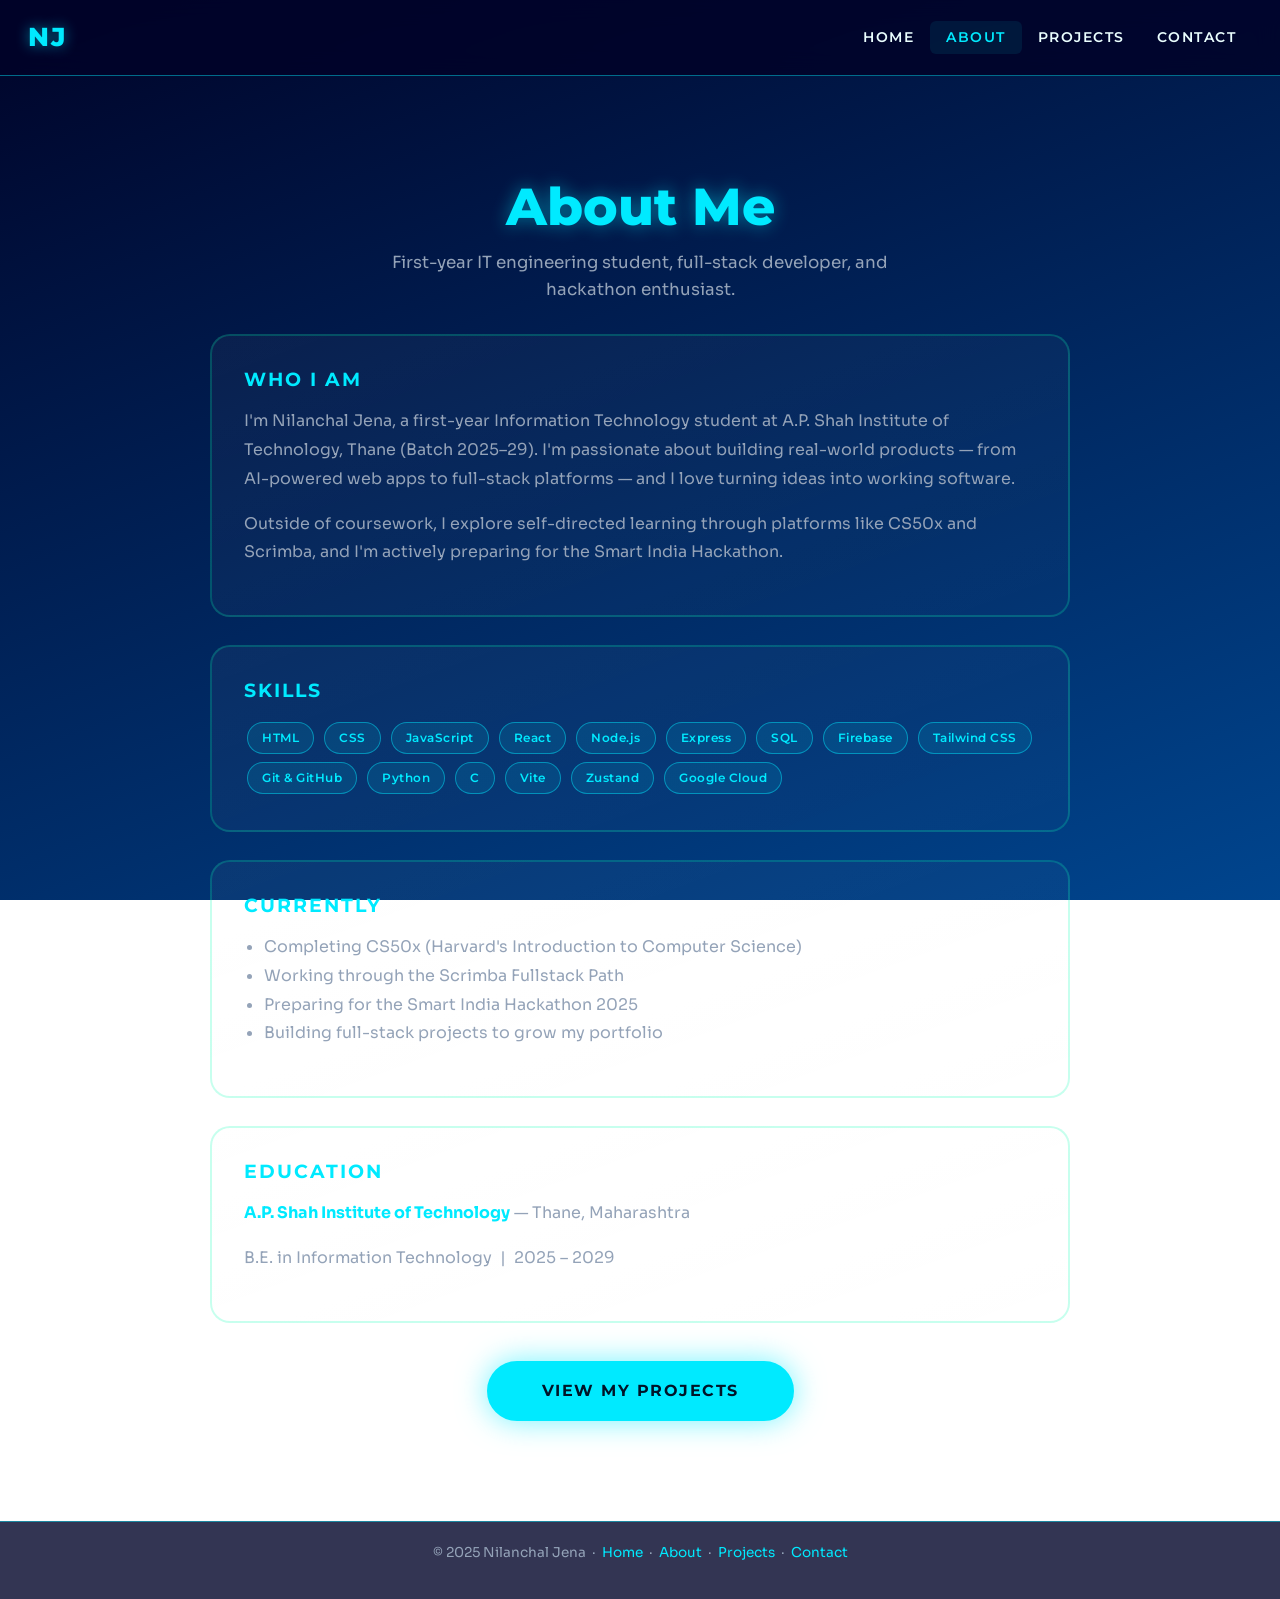
<file: about.html>
<!DOCTYPE html>
<html lang="en">
<head>
    <meta charset="UTF-8" />
    <meta name="viewport" content="width=device-width, initial-scale=1.0" />
    <meta name="author" content="Nilanchal Jena">
    <title>About - Nilanchal Jena</title>

    <link href="https://fonts.googleapis.com/css2?family=Montserrat:wght@600;700;800&display=swap" rel="stylesheet">
    <link href="https://fonts.googleapis.com/css2?family=Sora:wght@300;400;600&display=swap" rel="stylesheet">

    <link rel="stylesheet" href="https://cdn.jsdelivr.net/npm/bootstrap@4.5.3/dist/css/bootstrap.min.css" integrity="sha384-TX8t27EcRE3e/ihU7zmQxVncDAy5uIKz4rEkgIXeMed4M0jlfIDPvg6uqKI2xXr2" crossorigin="anonymous">
    <script src="https://code.jquery.com/jquery-3.5.1.slim.min.js" integrity="sha384-DfXdz2htPH0lsSSs5nCTpuj/zy4C+OGpamoFVy38MVBnE+IbbVYUew+OrCXaRkfj" crossorigin="anonymous"></script>
    <script src="https://cdn.jsdelivr.net/npm/bootstrap@4.5.3/dist/js/bootstrap.bundle.min.js" integrity="sha384-ho+j7jyWK8fNQe+A12Hb8AhRq26LrZ/JpcUGGOn+Y7RsweNrtN/tE3MoK7ZeZDyx" crossorigin="anonymous"></script>

    <link rel="stylesheet" href="styles.css" />
</head>
<body>

    <nav class="navbar navbar-expand-lg navbar-dark site-navbar sticky-top">
        <a class="navbar-brand brand-name" href="index.html">NJ</a>
        <button class="navbar-toggler" type="button" data-toggle="collapse" data-target="#navMenu"
            aria-controls="navMenu" aria-expanded="false" aria-label="Toggle navigation">
            <span class="navbar-toggler-icon"></span>
        </button>
        <div class="collapse navbar-collapse" id="navMenu">
            <ul class="navbar-nav ml-auto">
                <li class="nav-item"><a class="nav-link" href="index.html">Home</a></li>
                <li class="nav-item active"><a class="nav-link" href="about.html">About</a></li>
                <li class="nav-item"><a class="nav-link" href="projects.html">Projects</a></li>
                <li class="nav-item"><a class="nav-link" href="contact.html">Contact</a></li>
            </ul>
        </div>
    </nav>

    <div class="page-wrapper">

        <div class="page-hero animate-in">
            <h1>About Me</h1>
            <p>First-year IT engineering student, full-stack developer, and hackathon enthusiast.</p>
        </div>

        <div class="section-card animate-in" style="animation-delay: 0.1s">
            <h2>Who I Am</h2>
            <p>
                I'm Nilanchal Jena, a first-year Information Technology student at A.P. Shah Institute
                of Technology, Thane (Batch 2025–29). I'm passionate about building real-world
                products — from AI-powered web apps to full-stack platforms — and I love turning
                ideas into working software.
            </p>
            <p style="margin-top: 12px;">
                Outside of coursework, I explore self-directed learning through platforms like
                CS50x and Scrimba, and I'm actively preparing for the Smart India Hackathon.
            </p>
        </div>

        <div class="section-card animate-in" style="animation-delay: 0.2s">
            <h2>Skills</h2>
            <div style="margin-top: 8px;">
                <span class="tag">HTML</span>
                <span class="tag">CSS</span>
                <span class="tag">JavaScript</span>
                <span class="tag">React</span>
                <span class="tag">Node.js</span>
                <span class="tag">Express</span>
                <span class="tag">SQL</span>
                <span class="tag">Firebase</span>
                <span class="tag">Tailwind CSS</span>
                <span class="tag">Git & GitHub</span>
                <span class="tag">Python</span>
                <span class="tag">C</span>
                <span class="tag">Vite</span>
                <span class="tag">Zustand</span>
                <span class="tag">Google Cloud</span>
            </div>
        </div>

        <div class="section-card animate-in" style="animation-delay: 0.3s">
            <h2>Currently</h2>
            <ul>
                <li>Completing CS50x (Harvard's Introduction to Computer Science)</li>
                <li>Working through the Scrimba Fullstack Path</li>
                <li>Preparing for the Smart India Hackathon 2025</li>
                <li>Building full-stack projects to grow my portfolio</li>
            </ul>
        </div>

        <div class="section-card animate-in" style="animation-delay: 0.4s">
            <h2>Education</h2>
            <p><strong style="color: var(--cyan);">A.P. Shah Institute of Technology</strong> — Thane, Maharashtra</p>
            <p style="margin-top: 6px;">B.E. in Information Technology &nbsp;|&nbsp; 2025 – 2029</p>
        </div>

        <div style="margin-top: 10px; margin-bottom: 20px;" class="animate-in" style="animation-delay: 0.5s">
            <a href="projects.html" class="connect-btn">View My Projects</a>
        </div>

    </div>

    <footer class="site-footer">
        <p>© 2025 Nilanchal Jena &nbsp;·&nbsp;
            <a href="index.html">Home</a> &nbsp;·&nbsp;
            <a href="about.html">About</a> &nbsp;·&nbsp;
            <a href="projects.html">Projects</a> &nbsp;·&nbsp;
            <a href="contact.html">Contact</a>
        </p>
    </footer>

</body>
</html>
</file>
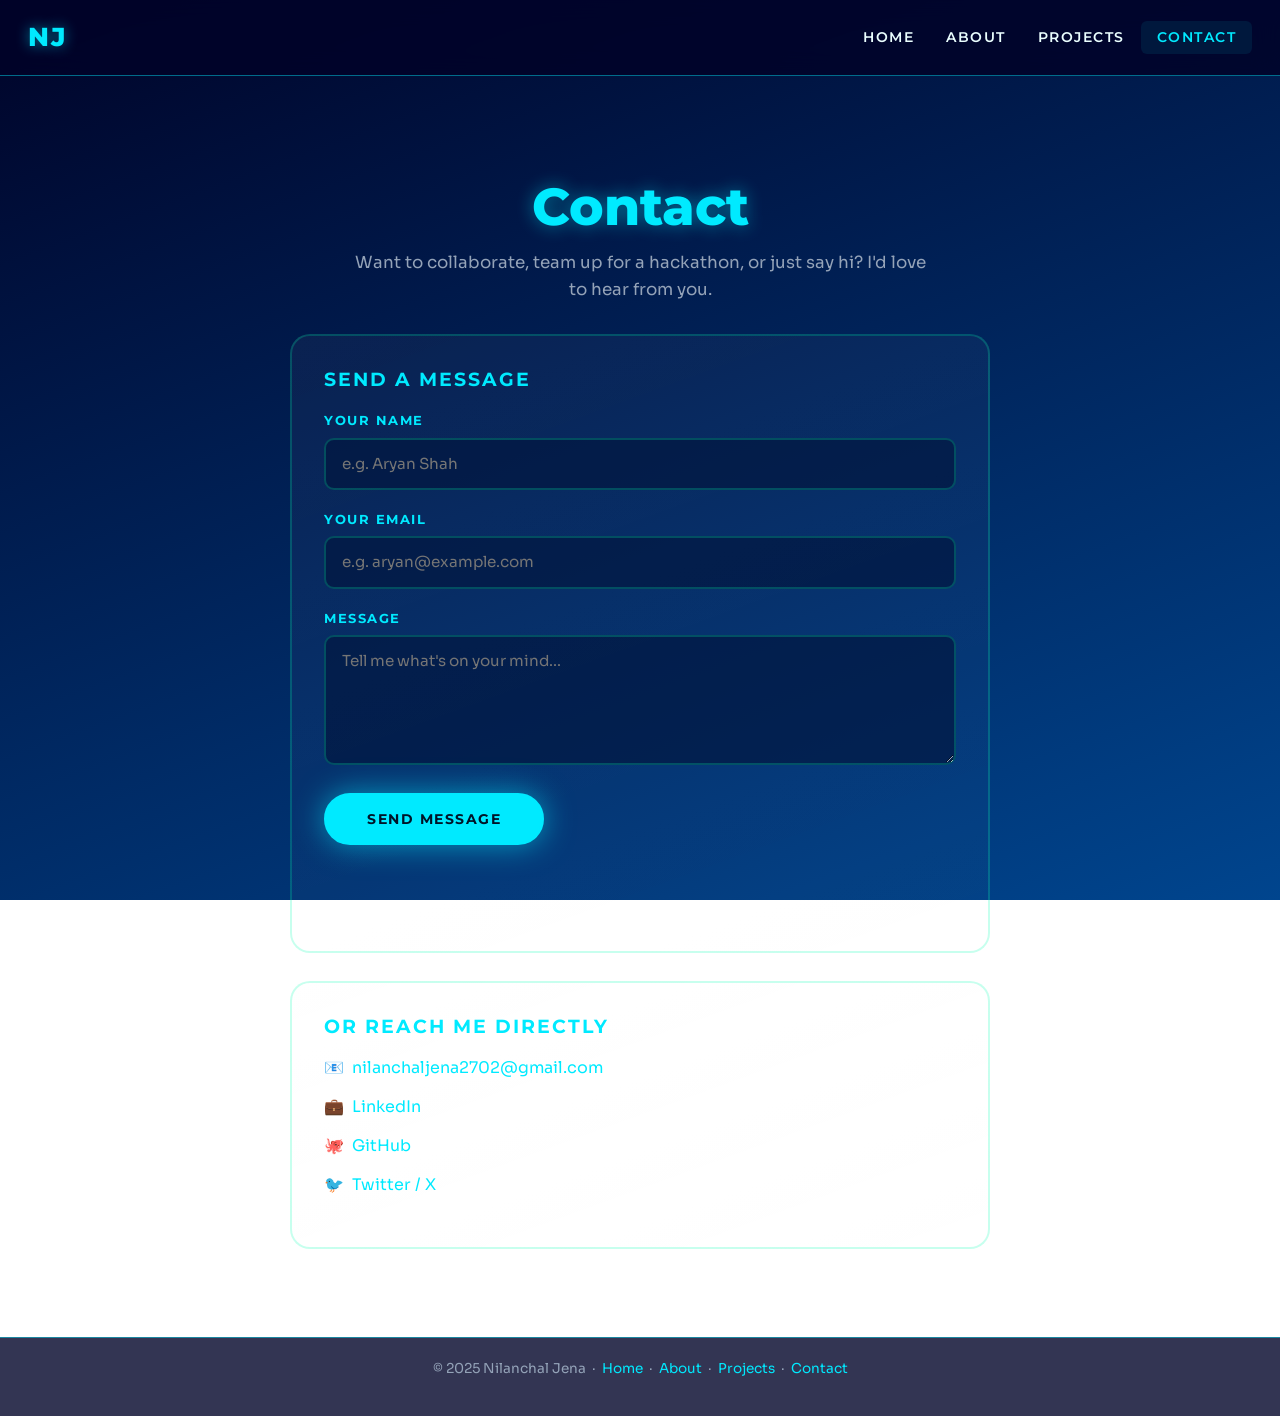
<file: contact.html>
<!DOCTYPE html>
<html lang="en">
<head>
    <meta charset="UTF-8" />
    <meta name="viewport" content="width=device-width, initial-scale=1.0" />
    <meta name="author" content="Nilanchal Jena">
    <title>Contact - Nilanchal Jena</title>

    <link href="https://fonts.googleapis.com/css2?family=Montserrat:wght@600;700;800&display=swap" rel="stylesheet">
    <link href="https://fonts.googleapis.com/css2?family=Sora:wght@300;400;600&display=swap" rel="stylesheet">

    <link rel="stylesheet" href="https://cdn.jsdelivr.net/npm/bootstrap@4.5.3/dist/css/bootstrap.min.css" integrity="sha384-TX8t27EcRE3e/ihU7zmQxVncDAy5uIKz4rEkgIXeMed4M0jlfIDPvg6uqKI2xXr2" crossorigin="anonymous">
    <script src="https://code.jquery.com/jquery-3.5.1.slim.min.js" integrity="sha384-DfXdz2htPH0lsSSs5nCTpuj/zy4C+OGpamoFVy38MVBnE+IbbVYUew+OrCXaRkfj" crossorigin="anonymous"></script>
    <script src="https://cdn.jsdelivr.net/npm/bootstrap@4.5.3/dist/js/bootstrap.bundle.min.js" integrity="sha384-ho+j7jyWK8fNQe+A12Hb8AhRq26LrZ/JpcUGGOn+Y7RsweNrtN/tE3MoK7ZeZDyx" crossorigin="anonymous"></script>

    <link rel="stylesheet" href="styles.css" />
</head>
<body>

    <nav class="navbar navbar-expand-lg navbar-dark site-navbar sticky-top">
        <a class="navbar-brand brand-name" href="index.html">NJ</a>
        <button class="navbar-toggler" type="button" data-toggle="collapse" data-target="#navMenu"
            aria-controls="navMenu" aria-expanded="false" aria-label="Toggle navigation">
            <span class="navbar-toggler-icon"></span>
        </button>
        <div class="collapse navbar-collapse" id="navMenu">
            <ul class="navbar-nav ml-auto">
                <li class="nav-item"><a class="nav-link" href="index.html">Home</a></li>
                <li class="nav-item"><a class="nav-link" href="about.html">About</a></li>
                <li class="nav-item"><a class="nav-link" href="projects.html">Projects</a></li>
                <li class="nav-item active"><a class="nav-link" href="contact.html">Contact</a></li>
            </ul>
        </div>
    </nav>

    <div class="page-wrapper">

        <div class="page-hero animate-in">
            <h1>Contact</h1>
            <p>Want to collaborate, team up for a hackathon, or just say hi? I'd love to hear from you.</p>
        </div>

        <!-- Contact Form -->
        <div class="section-card animate-in" style="animation-delay: 0.15s; max-width: 700px;">
            <h2>Send a Message</h2>
            <div class="contact-form">
                <label for="nameInput">Your Name</label>
                <input type="text" id="nameInput" placeholder="e.g. Aryan Shah" />

                <label for="emailInput">Your Email</label>
                <input type="text" id="emailInput" placeholder="e.g. aryan@example.com" />

                <label for="msgInput">Message</label>
                <textarea id="msgInput" placeholder="Tell me what's on your mind..."></textarea>

                <button class="connect-btn" style="margin-top: 20px; font-size: 0.88rem; padding: 12px 40px;" onclick="handleSubmit()">
                    Send Message
                </button>

                <p id="form-feedback"></p>
            </div>
        </div>

        <!-- Direct Links -->
        <div class="section-card animate-in" style="animation-delay: 0.3s; max-width: 700px;">
            <h2>Or Reach Me Directly</h2>
            <ul style="list-style: none; padding: 0; margin-top: 8px;">
                <li style="margin: 10px 0;">
                    📧 &nbsp;<a href="mailto:nilanchaljena2702@gmail.com" style="color: var(--cyan);">nilanchaljena2702@gmail.com</a>
                </li>
                <li style="margin: 10px 0;">
                    💼 &nbsp;<a href="https://www.linkedin.com/in/nilanchal-jena-841936363" target="_blank" rel="noopener" style="color: var(--cyan);">LinkedIn</a>
                </li>
                <li style="margin: 10px 0;">
                    🐙 &nbsp;<a href="https://github.com/Nilanchal0107" target="_blank" rel="noopener" style="color: var(--cyan);">GitHub</a>
                </li>
                <li style="margin: 10px 0;">
                    🐦 &nbsp;<a href="https://twitter.com/@Nilanchal0107" target="_blank" rel="noopener" style="color: var(--cyan);">Twitter / X</a>
                </li>
            </ul>
        </div>

    </div>

    <footer class="site-footer">
        <p>© 2025 Nilanchal Jena &nbsp;·&nbsp;
            <a href="index.html">Home</a> &nbsp;·&nbsp;
            <a href="about.html">About</a> &nbsp;·&nbsp;
            <a href="projects.html">Projects</a> &nbsp;·&nbsp;
            <a href="contact.html">Contact</a>
        </p>
    </footer>

    <script>
        function handleSubmit() {
            const name    = document.getElementById('nameInput').value.trim();
            const email   = document.getElementById('emailInput').value.trim();
            const message = document.getElementById('msgInput').value.trim();
            const feedback = document.getElementById('form-feedback');

            if (!name || !email || !message) {
                feedback.textContent = 'Please fill in all fields before sending.';
                feedback.className = 'error';
                return;
            }

            if (!email.includes('@') || !email.includes('.')) {
                feedback.textContent = 'Please enter a valid email address.';
                feedback.className = 'error';
                return;
            }

            // Simulate successful send
            feedback.textContent = '✓ Message sent! I\'ll get back to you soon.';
            feedback.className = 'success';

            document.getElementById('nameInput').value = '';
            document.getElementById('emailInput').value = '';
            document.getElementById('msgInput').value = '';
        }
    </script>

</body>
</html>
</file>
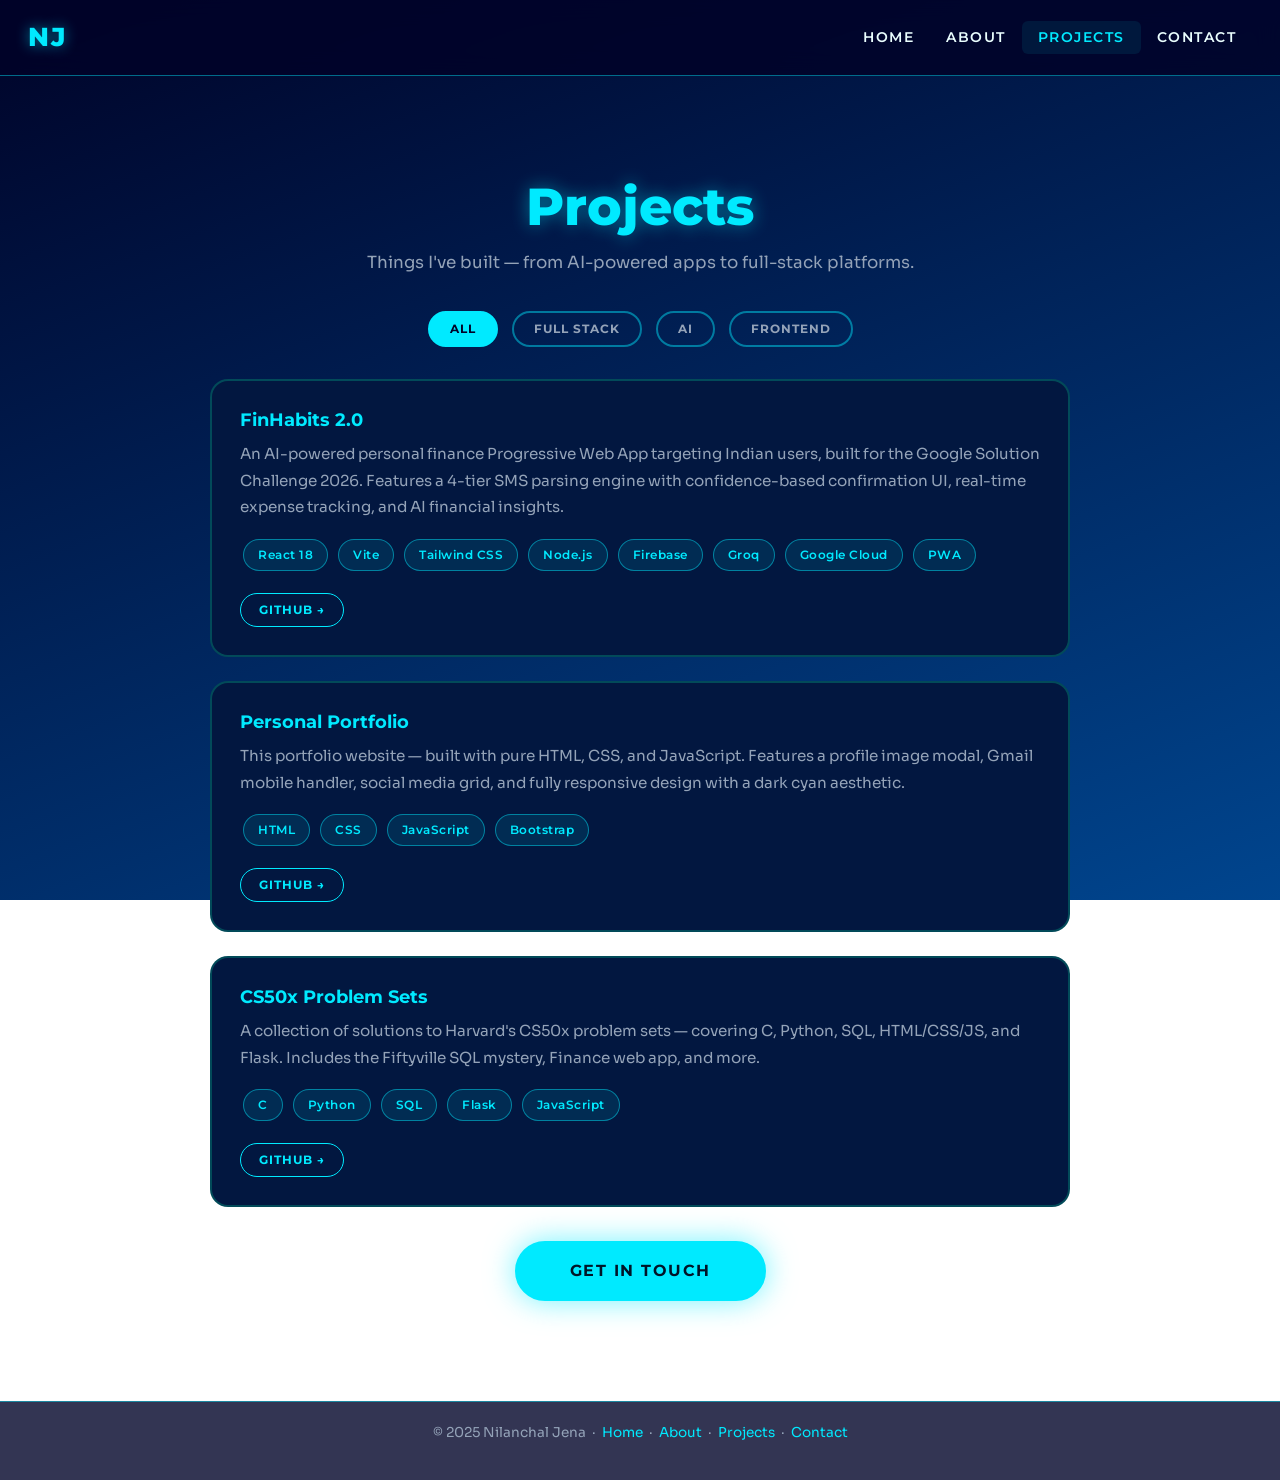
<file: projects.html>
<!DOCTYPE html>
<html lang="en">
<head>
    <meta charset="UTF-8" />
    <meta name="viewport" content="width=device-width, initial-scale=1.0" />
    <meta name="author" content="Nilanchal Jena">
    <title>Projects - Nilanchal Jena</title>

    <link href="https://fonts.googleapis.com/css2?family=Montserrat:wght@600;700;800&display=swap" rel="stylesheet">
    <link href="https://fonts.googleapis.com/css2?family=Sora:wght@300;400;600&display=swap" rel="stylesheet">

    <link rel="stylesheet" href="https://cdn.jsdelivr.net/npm/bootstrap@4.5.3/dist/css/bootstrap.min.css" integrity="sha384-TX8t27EcRE3e/ihU7zmQxVncDAy5uIKz4rEkgIXeMed4M0jlfIDPvg6uqKI2xXr2" crossorigin="anonymous">
    <script src="https://code.jquery.com/jquery-3.5.1.slim.min.js" integrity="sha384-DfXdz2htPH0lsSSs5nCTpuj/zy4C+OGpamoFVy38MVBnE+IbbVYUew+OrCXaRkfj" crossorigin="anonymous"></script>
    <script src="https://cdn.jsdelivr.net/npm/bootstrap@4.5.3/dist/js/bootstrap.bundle.min.js" integrity="sha384-ho+j7jyWK8fNQe+A12Hb8AhRq26LrZ/JpcUGGOn+Y7RsweNrtN/tE3MoK7ZeZDyx" crossorigin="anonymous"></script>

    <link rel="stylesheet" href="styles.css" />
</head>
<body>

    <nav class="navbar navbar-expand-lg navbar-dark site-navbar sticky-top">
        <a class="navbar-brand brand-name" href="index.html">NJ</a>
        <button class="navbar-toggler" type="button" data-toggle="collapse" data-target="#navMenu"
            aria-controls="navMenu" aria-expanded="false" aria-label="Toggle navigation">
            <span class="navbar-toggler-icon"></span>
        </button>
        <div class="collapse navbar-collapse" id="navMenu">
            <ul class="navbar-nav ml-auto">
                <li class="nav-item"><a class="nav-link" href="index.html">Home</a></li>
                <li class="nav-item"><a class="nav-link" href="about.html">About</a></li>
                <li class="nav-item active"><a class="nav-link" href="projects.html">Projects</a></li>
                <li class="nav-item"><a class="nav-link" href="contact.html">Contact</a></li>
            </ul>
        </div>
    </nav>

    <div class="page-wrapper">

        <div class="page-hero animate-in">
            <h1>Projects</h1>
            <p>Things I've built — from AI-powered apps to full-stack platforms.</p>
        </div>

        <!-- Filter buttons -->
        <div id="filter-bar" style="margin-bottom: 28px;" class="animate-in" style="animation-delay: 0.1s">
            <button class="filter-btn active" onclick="filterProjects('all', this)">All</button>
            <button class="filter-btn" onclick="filterProjects('fullstack', this)">Full Stack</button>
            <button class="filter-btn" onclick="filterProjects('ai', this)">AI</button>
            <button class="filter-btn" onclick="filterProjects('frontend', this)">Frontend</button>
        </div>

        <div class="project-card animate-in" data-category="fullstack ai" style="animation-delay: 0.15s">
            <h3>FinHabits 2.0</h3>
            <p>
                An AI-powered personal finance Progressive Web App targeting Indian users, built for
                the Google Solution Challenge 2026. Features a 4-tier SMS parsing engine with
                confidence-based confirmation UI, real-time expense tracking, and AI financial insights.
            </p>
            <div style="margin-bottom: 14px;">
                <span class="tag">React 18</span>
                <span class="tag">Vite</span>
                <span class="tag">Tailwind CSS</span>
                <span class="tag">Node.js</span>
                <span class="tag">Firebase</span>
                <span class="tag">Groq</span>
                <span class="tag">Google Cloud</span>
                <span class="tag">PWA</span>
            </div>
            <a href="https://github.com/Nilanchal0107" target="_blank" rel="noopener" class="project-link">GitHub →</a>
        </div>

        <div class="project-card animate-in" data-category="frontend" style="animation-delay: 0.25s">
            <h3>Personal Portfolio</h3>
            <p>
                This portfolio website — built with pure HTML, CSS, and JavaScript. Features a
                profile image modal, Gmail mobile handler, social media grid, and fully responsive
                design with a dark cyan aesthetic.
            </p>
            <div style="margin-bottom: 14px;">
                <span class="tag">HTML</span>
                <span class="tag">CSS</span>
                <span class="tag">JavaScript</span>
                <span class="tag">Bootstrap</span>
            </div>
            <a href="https://github.com/Nilanchal0107" target="_blank" rel="noopener" class="project-link">GitHub →</a>
        </div>

        <div class="project-card animate-in" data-category="fullstack" style="animation-delay: 0.35s">
            <h3>CS50x Problem Sets</h3>
            <p>
                A collection of solutions to Harvard's CS50x problem sets — covering C, Python, SQL,
                HTML/CSS/JS, and Flask. Includes the Fiftyville SQL mystery, Finance web app, and more.
            </p>
            <div style="margin-bottom: 14px;">
                <span class="tag">C</span>
                <span class="tag">Python</span>
                <span class="tag">SQL</span>
                <span class="tag">Flask</span>
                <span class="tag">JavaScript</span>
            </div>
            <a href="https://github.com/Nilanchal0107" target="_blank" rel="noopener" class="project-link">GitHub →</a>
        </div>

        <div style="margin-top: 10px; margin-bottom: 20px;" class="animate-in">
            <a href="contact.html" class="connect-btn">Get In Touch</a>
        </div>

    </div>

    <footer class="site-footer">
        <p>© 2025 Nilanchal Jena &nbsp;·&nbsp;
            <a href="index.html">Home</a> &nbsp;·&nbsp;
            <a href="about.html">About</a> &nbsp;·&nbsp;
            <a href="projects.html">Projects</a> &nbsp;·&nbsp;
            <a href="contact.html">Contact</a>
        </p>
    </footer>

    <script>
        function filterProjects(category, btn) {
            // Update active button
            document.querySelectorAll('.filter-btn').forEach(b => b.classList.remove('active'));
            btn.classList.add('active');

            // Show/hide cards
            document.querySelectorAll('.project-card').forEach(card => {
                if (category === 'all') {
                    card.style.display = 'block';
                } else {
                    const cats = card.getAttribute('data-category') || '';
                    card.style.display = cats.includes(category) ? 'block' : 'none';
                }
            });
        }
    </script>

    <style>
        .filter-btn {
            background: transparent;
            border: 2px solid var(--border-cyan);
            color: var(--text-muted);
            border-radius: 50px;
            padding: 6px 20px;
            font-family: var(--font-display);
            font-size: 0.78rem;
            font-weight: 700;
            letter-spacing: 1px;
            text-transform: uppercase;
            cursor: pointer;
            margin: 4px 5px;
            transition: all 0.2s ease;
        }
        .filter-btn:hover,
        .filter-btn.active {
            background: var(--cyan);
            color: var(--bg-deep);
            border-color: var(--cyan);
        }
    </style>

</body>
</html>
</file>
<file: styles.css>
/* ============================================================
   CSS VARIABLES
   ============================================================ */
:root {
    --bg-deep:       #000328;
    --bg-mid:        #00458e;
    --cyan:          #00eaff;
    --cyan-dim:      rgba(0, 234, 255, 0.55);
    --green-glow:    rgba(0, 255, 176, 0.3);
    --card-bg:       #021740;
    --text-primary:  #eaffff;
    --text-muted:    #94a3b8;
    --border-soft:   rgba(0, 255, 176, 0.22);
    --border-cyan:   rgba(0, 234, 255, 0.45);
    --font-display:  'Montserrat', sans-serif;
    --font-body:     'Sora', sans-serif;
}

/* ============================================================
   RESET & BASE
   ============================================================ */
*, *::before, *::after {
    box-sizing: border-box;
    margin: 0;
    padding: 0;
}

html {
    scroll-behavior: smooth;
}

body {
    background: linear-gradient(160deg, var(--bg-deep) 0%, var(--bg-mid) 100%);
    background-attachment: fixed;
    color: var(--text-primary);
    font-family: var(--font-body);
    font-size: 1rem;
    line-height: 1.6;
    min-height: 100vh;
    text-align: center;
}

a {
    color: inherit;
    text-decoration: none;
}

/* ============================================================
   NAVBAR
   ============================================================ */
.site-navbar {
    background: rgba(0, 3, 40, 0.85);
    backdrop-filter: blur(12px);
    -webkit-backdrop-filter: blur(12px);
    border-bottom: 1px solid var(--border-cyan);
    padding: 12px 28px;
    z-index: 999;
}

.brand-name {
    font-family: var(--font-display);
    font-size: 1.6rem;
    font-weight: 800;
    color: var(--cyan) !important;
    letter-spacing: 2px;
    text-shadow: 0 0 14px var(--cyan-dim);
}

.site-navbar .nav-link {
    font-family: var(--font-display);
    font-size: 0.85rem;
    font-weight: 600;
    letter-spacing: 1.5px;
    text-transform: uppercase;
    color: var(--text-primary) !important;
    padding: 6px 16px !important;
    border-radius: 6px;
    transition: color 0.2s ease, background 0.2s ease;
}

.site-navbar .nav-link:hover,
.site-navbar .nav-item.active .nav-link {
    color: var(--cyan) !important;
    background: rgba(0, 234, 255, 0.08);
}

/* ============================================================
   PAGE WRAPPER
   ============================================================ */
.page-wrapper {
    width: 92%;
    max-width: 1000px;
    margin: 0 auto;
    padding: 40px 0 60px;
    display: flex;
    flex-direction: column;
    align-items: center;
}

/* ============================================================
   ANIMATIONS
   ============================================================ */
@keyframes fadeUp {
    from { opacity: 0; transform: translateY(28px); }
    to   { opacity: 1; transform: translateY(0); }
}

.animate-in {
    opacity: 0;
    animation: fadeUp 0.7s ease forwards;
}

/* ============================================================
   HERO QUOTE
   ============================================================ */
.main-quote {
    font-family: var(--font-display);
    font-size: clamp(32px, 6vw, 62px);
    font-weight: 800;
    color: var(--cyan);
    text-shadow:
        0 0 8px rgba(0, 234, 255, 0.6),
        0 0 22px rgba(0, 234, 255, 0.35);
    margin: 30px 0 36px;
    line-height: 1.2;
}

.main-quote::after {
    content: "";
    display: block;
    margin: 18px auto 0;
    width: 100px;
    height: 3px;
    border-radius: 3px;
    background: var(--cyan);
    box-shadow: 0 0 18px var(--cyan-dim);
}

/* ============================================================
   OUTER CARD + SOCIAL GRID
   ============================================================ */
.outercard {
    background-color: #00ffdd;
    width: 100%;
    max-width: 900px;
    border-radius: 25px;
    padding: 24px;
    border: 3px solid white;
    margin-bottom: 36px;
}

.innercard {
    background-color: var(--card-bg);
    font-family: var(--font-body);
    font-weight: 600;
    font-size: clamp(16px, 2.5vw, 24px);
    border: 2px solid black;
    width: 80%;
    max-width: 600px;
    border-radius: 25px;
    padding: 20px;
    margin: 20px auto;
    text-shadow: 0 0 10px black;
}

.cta-line {
    margin: 0;
}

.icon-grid {
    display: grid;
    grid-template-columns: repeat(3, 1fr);
    gap: 20px;
    padding: 20px;
    background: #00ffdd;
    border-radius: 16px;
    justify-items: center;
}

.icon-card {
    width: 100%;
    max-width: 220px;
    height: 160px;
    padding: 18px;
    border-radius: 14px;
    background: var(--bg-deep);
    display: flex;
    flex-direction: column;
    align-items: center;
    justify-content: center;
    color: white;
    font-weight: 700;
    border: 2px solid var(--green-glow);
    box-shadow: 0 10px 28px rgba(0, 0, 0, 0.6);
    transition: transform 0.18s ease, box-shadow 0.18s ease, border-color 0.18s ease;
    cursor: pointer;
    text-shadow: none;
}

.icon-card:hover {
    transform: translateY(-8px);
    box-shadow: 0 24px 52px rgba(0, 255, 160, 0.14), 0 8px 22px rgba(0,0,0,0.6);
    border-color: rgba(0, 255, 176, 0.55);
    color: white;
}

.icon-img {
    width: 72px;
    height: 72px;
    object-fit: contain;
    margin-bottom: 10px;
    pointer-events: none;
    filter: brightness(0) invert(1);
}

.icon-label {
    display: block;
    font-size: 13px;
    font-weight: 600;
    color: white;
    text-transform: uppercase;
    letter-spacing: 0.5px;
}

/* ============================================================
   PROFILE SECTION
   ============================================================ */
.profile-box {
    display: flex;
    align-items: center;
    justify-content: center;
    gap: 36px;
    padding: 32px;
    background: linear-gradient(180deg, rgba(255,255,255,0.04), rgba(255,255,255,0.02));
    border: 2px solid var(--border-soft);
    border-radius: 20px;
    width: 100%;
    max-width: 860px;
    margin-bottom: 36px;
}

.pfp {
    width: 260px;
    height: 360px;
    min-width: 260px;
    border-radius: 14px;
    overflow: hidden;
    border: 4px solid rgba(0, 255, 176, 0.32);
    background: rgba(2, 23, 64, 0.45);
    box-shadow: 0 0 22px rgba(0, 255, 176, 0.18);
    display: flex;
    align-items: center;
    justify-content: center;
    transition: box-shadow 0.2s ease, transform 0.2s ease;
    cursor: pointer;
}

.pfp:hover {
    box-shadow: 0 0 42px rgba(0, 255, 176, 0.38), 0 8px 20px rgba(0,0,0,0.45);
    transform: translateY(-4px);
}

.pfp-img {
    width: 100%;
    height: 100%;
    object-fit: cover;
    object-position: top;
    pointer-events: none;
    user-select: none;
}

.profile-text {
    text-align: left;
    color: var(--text-primary);
    line-height: 1.9;
    flex: 1;
}

.profile-name {
    font-family: var(--font-display);
    font-size: 1.6rem;
    font-weight: 800;
    color: var(--cyan);
    margin-bottom: 4px;
}

.profile-text p {
    font-size: 1.05rem;
    color: var(--text-muted);
    margin: 4px 0;
}

.btn-ghost {
    display: inline-block;
    margin-top: 16px;
    padding: 8px 22px;
    border: 2px solid var(--cyan);
    border-radius: 50px;
    font-family: var(--font-display);
    font-size: 0.82rem;
    font-weight: 700;
    letter-spacing: 1px;
    color: var(--cyan);
    text-transform: uppercase;
    transition: background 0.2s ease, color 0.2s ease;
}

.btn-ghost:hover {
    background: var(--cyan);
    color: var(--bg-deep);
}

/* ============================================================
   IMAGE MODAL
   ============================================================ */
.modal-overlay {
    display: none;
    position: fixed;
    z-index: 2000;
    inset: 0;
    background: rgba(0, 0, 0, 0.92);
    justify-content: center;
    align-items: center;
    cursor: pointer;
}

.modal-overlay.active {
    display: flex;
}

.modal-img {
    max-width: 88%;
    max-height: 88vh;
    object-fit: contain;
    border-radius: 14px;
    box-shadow: 0 0 60px rgba(0, 255, 176, 0.45);
}

.close-modal {
    position: absolute;
    top: 20px;
    right: 36px;
    color: var(--cyan);
    font-size: 42px;
    font-weight: bold;
    cursor: pointer;
    transition: color 0.2s;
    line-height: 1;
}

.close-modal:hover {
    color: white;
}

/* ============================================================
   SIH TEXT
   ============================================================ */
.sih-text {
    font-size: clamp(15px, 2vw, 18px);
    line-height: 1.85;
    color: var(--text-muted);
    max-width: 800px;
    padding: 28px 32px;
    background: linear-gradient(180deg, rgba(255,255,255,0.05), rgba(255,255,255,0.02));
    border: 2px solid var(--green-glow);
    border-radius: 20px;
    margin-bottom: 36px;
}

/* ============================================================
   CONNECT BUTTON
   ============================================================ */
.connect-btn {
    font-family: var(--font-display);
    font-size: 1rem;
    font-weight: 700;
    padding: 14px 52px;
    background: var(--cyan);
    color: #001428;
    border: 3px solid var(--cyan);
    border-radius: 50px;
    cursor: pointer;
    box-shadow: 0 0 30px var(--cyan-dim);
    transition: all 0.25s ease;
    text-transform: uppercase;
    letter-spacing: 1.5px;
    display: inline-block;
    margin-bottom: 20px;
}

.connect-btn:hover {
    transform: scale(1.06);
    box-shadow: 0 0 46px rgba(0, 234, 255, 0.75);
    background: #00d4e6;
    color: #000c1a;
}

/* ============================================================
   PAGE HERO (used on about / projects / contact)
   ============================================================ */
.page-hero {
    padding: 60px 20px 30px;
    text-align: center;
}

.page-hero h1 {
    font-family: var(--font-display);
    font-size: clamp(28px, 5vw, 52px);
    font-weight: 800;
    color: var(--cyan);
    text-shadow: 0 0 18px rgba(0, 234, 255, 0.45);
    margin-bottom: 12px;
}

.page-hero p {
    font-size: 1.05rem;
    color: var(--text-muted);
    max-width: 580px;
    margin: 0 auto;
}

/* ============================================================
   SECTION CARD (reusable on inner pages)
   ============================================================ */
.section-card {
    background: linear-gradient(160deg, rgba(255,255,255,0.04), rgba(255,255,255,0.01));
    border: 2px solid var(--border-soft);
    border-radius: 20px;
    padding: 32px;
    margin-bottom: 28px;
    text-align: left;
    width: 100%;
    max-width: 860px;
}

.section-card h2 {
    font-family: var(--font-display);
    font-size: 1.2rem;
    font-weight: 700;
    color: var(--cyan);
    text-transform: uppercase;
    letter-spacing: 2px;
    margin-bottom: 16px;
}

.section-card p,
.section-card li {
    color: var(--text-muted);
    font-size: 1rem;
    line-height: 1.8;
}

.section-card ul {
    padding-left: 20px;
}

/* ============================================================
   SKILL TAGS
   ============================================================ */
.tag {
    display: inline-block;
    padding: 5px 14px;
    border-radius: 50px;
    font-size: 0.78rem;
    font-weight: 600;
    font-family: var(--font-display);
    letter-spacing: 0.5px;
    background: rgba(0, 234, 255, 0.1);
    border: 1px solid var(--border-cyan);
    color: var(--cyan);
    margin: 4px 3px;
}

/* ============================================================
   PROJECT CARDS
   ============================================================ */
.project-card {
    background: var(--card-bg);
    border: 2px solid var(--border-soft);
    border-radius: 18px;
    padding: 28px;
    margin-bottom: 24px;
    text-align: left;
    transition: transform 0.2s ease, border-color 0.2s ease, box-shadow 0.2s ease;
    width: 100%;
    max-width: 860px;
}

.project-card:hover {
    transform: translateY(-5px);
    border-color: rgba(0, 255, 176, 0.45);
    box-shadow: 0 16px 40px rgba(0, 255, 176, 0.08);
}

.project-card h3 {
    font-family: var(--font-display);
    font-size: 1.15rem;
    font-weight: 700;
    color: var(--cyan);
    margin-bottom: 10px;
}

.project-card p {
    color: var(--text-muted);
    font-size: 0.95rem;
    line-height: 1.75;
    margin-bottom: 14px;
}

.project-link {
    font-family: var(--font-display);
    font-size: 0.78rem;
    font-weight: 700;
    letter-spacing: 1px;
    text-transform: uppercase;
    color: var(--cyan);
    border: 1.5px solid var(--cyan);
    padding: 6px 18px;
    border-radius: 50px;
    transition: background 0.2s, color 0.2s;
    display: inline-block;
    margin-right: 8px;
    margin-top: 4px;
}

.project-link:hover {
    background: var(--cyan);
    color: var(--bg-deep);
}

/* ============================================================
   CONTACT FORM
   ============================================================ */
.contact-form {
    width: 100%;
    max-width: 700px;
    text-align: left;
}

.contact-form label {
    display: block;
    font-family: var(--font-display);
    font-size: 0.8rem;
    font-weight: 700;
    letter-spacing: 1.5px;
    text-transform: uppercase;
    color: var(--cyan);
    margin-bottom: 6px;
    margin-top: 20px;
}

.contact-form input,
.contact-form textarea {
    width: 100%;
    padding: 12px 16px;
    background: rgba(2, 23, 64, 0.7);
    border: 2px solid var(--border-soft);
    border-radius: 10px;
    color: var(--text-primary);
    font-family: var(--font-body);
    font-size: 0.95rem;
    transition: border-color 0.2s ease;
    outline: none;
    resize: vertical;
}

.contact-form input:focus,
.contact-form textarea:focus {
    border-color: var(--cyan);
}

.contact-form textarea {
    min-height: 130px;
}

#form-feedback {
    margin-top: 14px;
    font-weight: 600;
    font-size: 0.95rem;
    min-height: 24px;
}

#form-feedback.success { color: #00ffb0; }
#form-feedback.error   { color: #ff5e7a; }

/* ============================================================
   FOOTER
   ============================================================ */
.site-footer {
    background: rgba(0, 3, 40, 0.8);
    border-top: 1px solid var(--border-cyan);
    padding: 20px;
    text-align: center;
    font-size: 0.85rem;
    color: var(--text-muted);
}

.site-footer a {
    color: var(--cyan);
    transition: opacity 0.2s;
}

.site-footer a:hover {
    opacity: 0.75;
}

/* ============================================================
   RESPONSIVE
   ============================================================ */
@media (max-width: 768px) {
    .profile-box {
        flex-direction: column;
        gap: 24px;
        padding: 24px;
    }

    .profile-text {
        text-align: center;
    }

    .pfp {
        width: 200px;
        height: 280px;
        min-width: 200px;
    }

    .icon-grid {
        grid-template-columns: repeat(2, 1fr);
        gap: 14px;
        padding: 14px;
    }

    .icon-card {
        max-width: 180px;
        height: 130px;
    }

    .icon-img {
        width: 56px;
        height: 56px;
    }
}

@media (max-width: 480px) {
    .page-wrapper {
        width: 96%;
        padding: 24px 0 48px;
    }

    .innercard {
        width: 96%;
        font-size: 16px;
    }

    .pfp {
        width: 160px;
        height: 230px;
        min-width: 160px;
    }

    .icon-card {
        max-width: 150px;
        height: 115px;
    }

    .icon-img {
        width: 48px;
        height: 48px;
    }

    .icon-label {
        font-size: 11px;
    }

    .section-card,
    .project-card {
        padding: 22px 18px;
    }

    .connect-btn {
        font-size: 0.9rem;
        padding: 12px 38px;
    }
}
</file>
